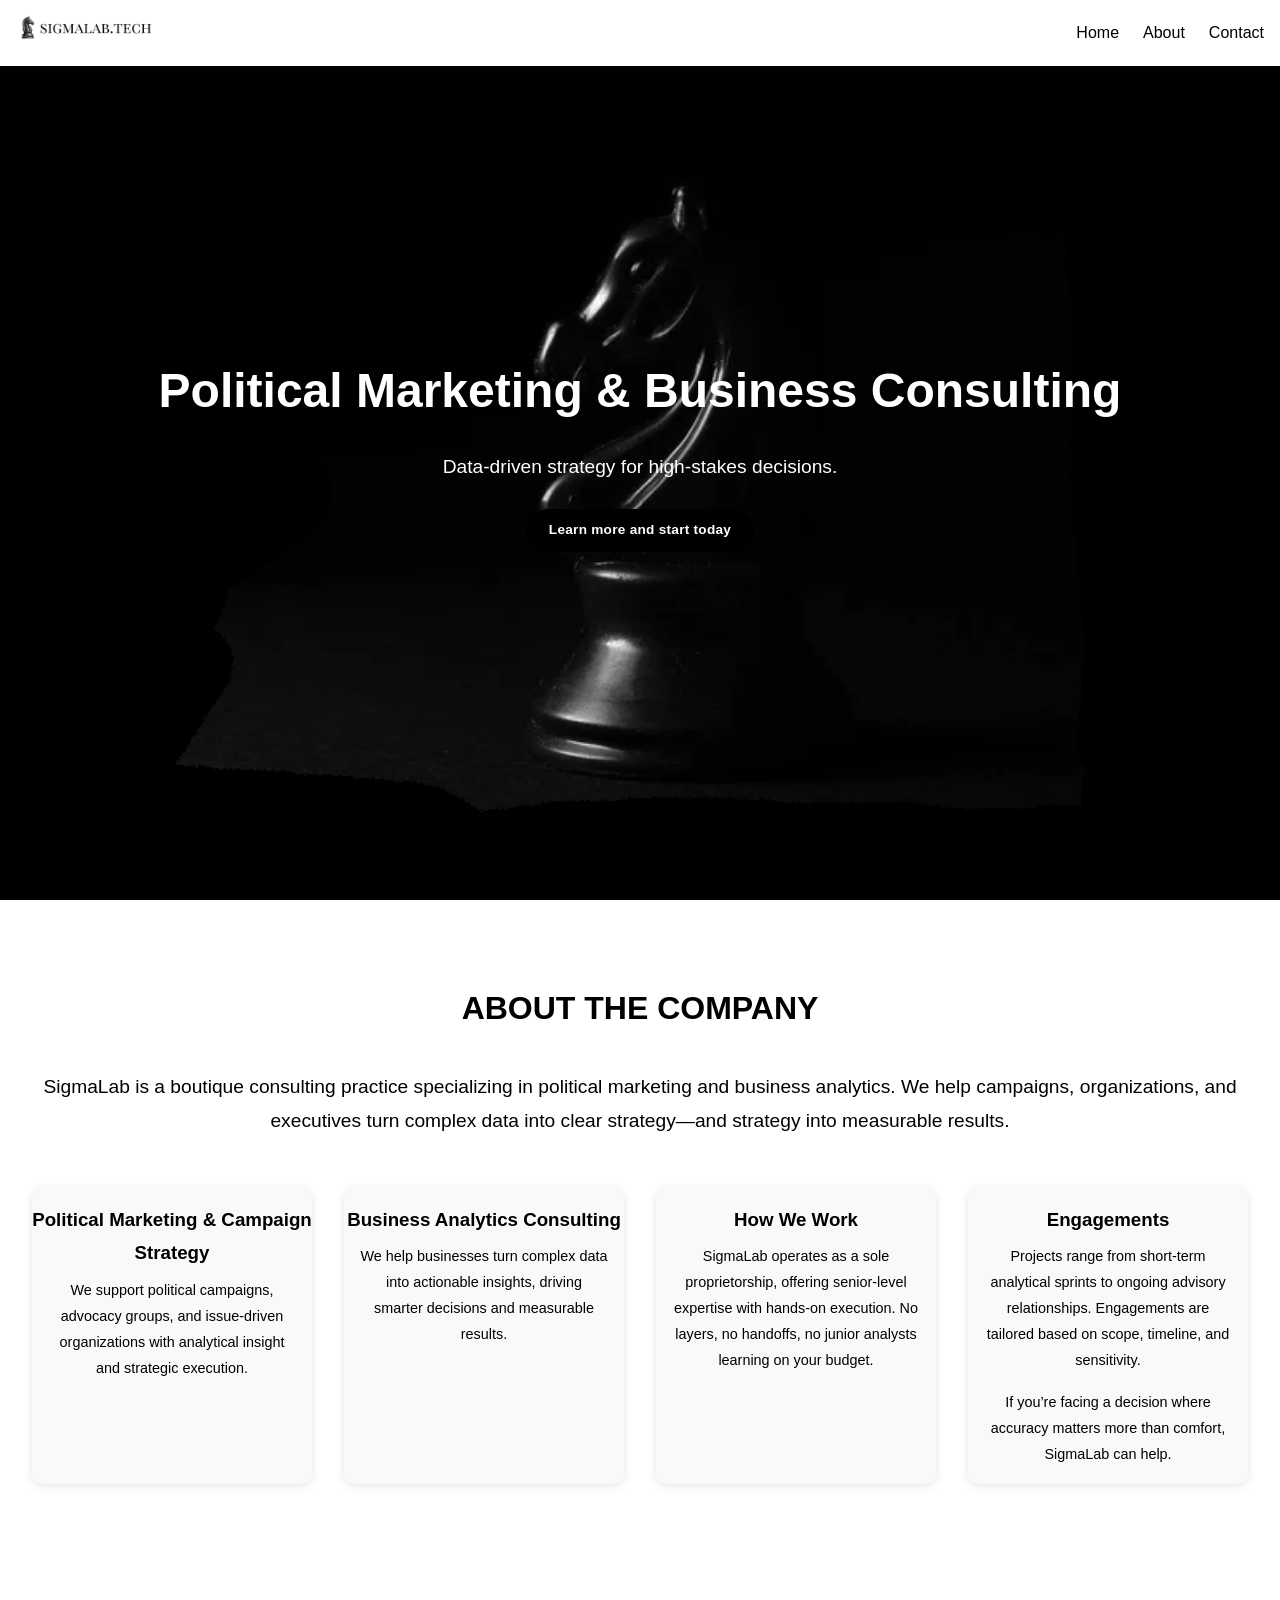
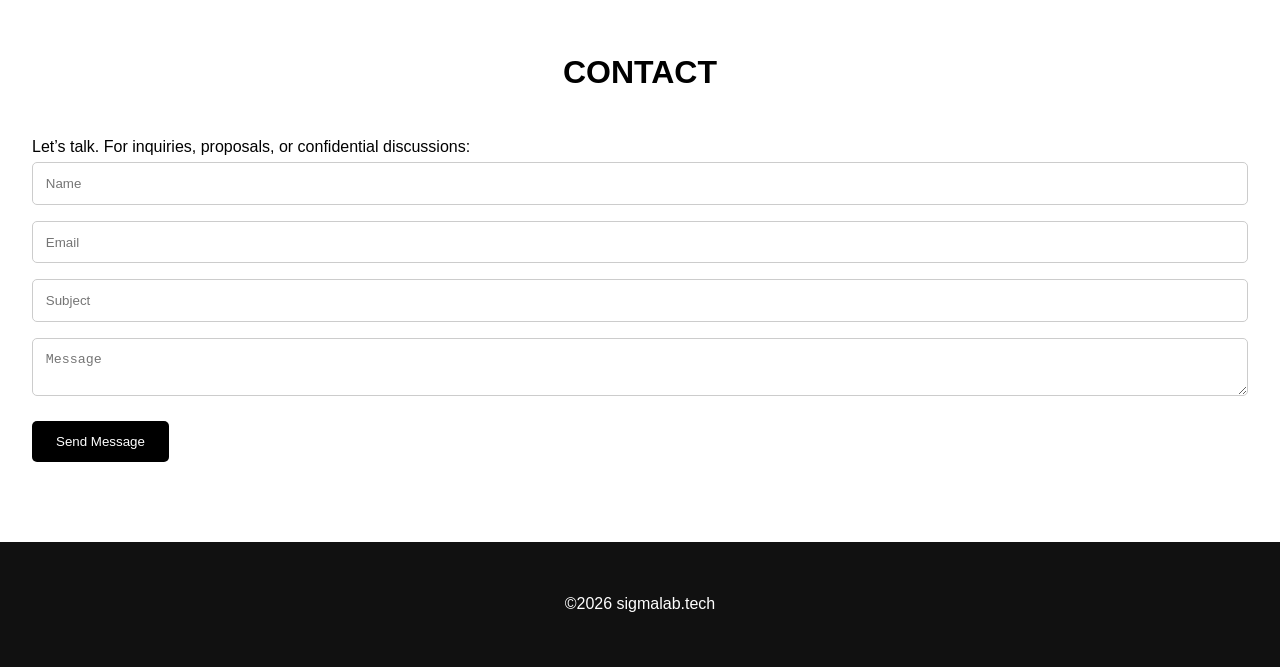
<file: index.html>
<!DOCTYPE html>
<html lang="en">
<head>
<meta charset="UTF-8">
<meta name="viewport" content="width=device-width, initial-scale=1.0">
<meta name="description" content="SigmaLab is a boutique consulting practice specializing in political marketing and business analytics for campaigns and executives facing high-stakes decisions.">
<link rel="icon" href="images/favicon.ico">
<link rel="canonical" href="https://sigmalab.tech/">
<meta property="og:title" content="SigmaLab | Political Marketing & Business Analytics Consulting">
<meta property="og:description" content="Boutique consulting for campaigns and executives facing high-stakes decisions.">
<meta property="og:type" content="website">
<meta property="og:image" content="images/social-share.jpg">
<meta property="og:url" content="https://sigmalab.tech/">
<meta name="twitter:card" content="summary_large_image">
<meta name="twitter:title" content="SigmaLab | Political Marketing & Business Analytics Consulting">
<meta name="twitter:description" content="Boutique consulting for campaigns and executives facing high-stakes decisions.">
<meta name="twitter:image" content="images/social-share.jpg">

<link rel="icon" type="image/png" sizes="16x16" href="images/favicon-16x16.png">
<link rel="icon" type="image/png" sizes="32x32" href="images/favicon-32x32.png">
<link rel="icon" type="image/png" sizes="48x48" href="images/favicon-48x48.png">

<title>SigmaLab | Political Marketing & Business Analytics Consulting</title>

<style>
/* ==========================
   Reset & Fonts
========================== */
* {
  box-sizing: border-box;
  margin: 0;
  padding: 0;
}

body {
  font-family: 'Raleway', sans-serif;
  line-height: 1.8;
  min-height: 100vh;
}

html {
  scroll-behavior: smooth;
}

/* ==========================
   Navbar
========================== */
.navbar {
  position: fixed;
  top: 0;
  width: 100%;
  background: white;
  box-shadow: 0 2px 5px rgba(0,0,0,0.1);
  z-index: 999;
  display: flex;
  justify-content: space-between;
  align-items: center;
  padding: 0.5rem 1rem;
}

.navbar .logo {
  height: 40px;
  width: auto;
  cursor: pointer;
}

.navbar .nav-links {
  display: flex;
  gap: 1.5rem;
}

.navbar .nav-links a {
  position: relative;
  text-decoration: none;
  color: black;
  padding: 0.25rem 0;
  font-weight: 500;
}

.navbar .nav-links a::after {
  content: "";
  position: absolute;
  left: 0;
  bottom: -2px;
  width: 0;
  height: 2px;
  background: black;
  transition: width 0.25s ease;
}

.navbar .nav-links a:hover::after {
  width: 100%;
}

.navbar .hamburger {
  display: none;
  font-size: 1.5rem;
  cursor: pointer;
}

/* ==========================
   Hero Section
========================== */
.hero {
  background-image: url('images/startup.jpeg');
  background-position: center;
  background-size: cover;
  background-repeat: no-repeat;
  height: 100vh;
  display: flex;
  flex-direction: column;
  justify-content: center;
  color: white;
  padding: 0 2rem;
  text-align: center;
}

.hero h1 {
  font-size: 3rem;
  margin-bottom: 1rem;
}

.hero p {
  font-size: 1.2rem;
  margin-bottom: 1.5rem;
}

.hero .btn {
  display: inline-flex;
  margin: 0 auto;
  display: inline-flex;        /* NOT block */
  width: fit-content;          /* critical */
  max-width: max-content;      /* extra safety */
  white-space: nowrap;         /* prevents wrapping */

  padding: 0.6rem 1.4rem;
  font-size: 0.85rem;
  font-weight: 600;
  letter-spacing: 0.02em;

  background-color: #000;
  color: #fff;
  text-decoration: none;

  border-radius: 999px;
  border: none;
  cursor: pointer;

  transition:
    background-color 0.25s ease,
    color 0.25s ease,
    transform 0.2s ease;
}

.hero .btn:hover,
.hero .btn:focus {
  background-color: #fff;
  color: #000;
  transform: translateY(-1px);

}
/* ==========================
   Sections
========================== */
section {
  padding: 5rem 2rem;
}

h2 {
  text-align: center;
  margin-bottom: 2rem;
  font-size: 2rem;
}

p.center {
  text-align: center;
  font-size: 1.2rem;
  margin-bottom: 3rem;
}

/* ==========================
   Grid System
========================== */
.grid {
  display: flex;
  flex-wrap: wrap;
  gap: 2rem;
  justify-content: center;
}

.grid-item {
  flex: 1 1 250px;
  max-width: 300px;
  background: #f9f9f9;
  border-radius: 10px;
  overflow: hidden;
  text-align: center;
  box-shadow: 0 2px 8px rgba(0,0,0,0.1);
  transition: 0.3s;
}

.grid-item:hover {
  transform: translateY(-5px);
}

.grid-item img {
  width: 100%;
  display: block;
  cursor: pointer;
}

.grid-item h3 {
  margin: 1rem 0 0.5rem;
}

.grid-item p {
  padding: 0 1rem 1rem;
  font-size: 0.9rem;
}

/* ==========================
   Skills Bars
========================== */
.skill-bar {
  margin-bottom: 1rem;
}

.skill-bar span {
  display: block;
  font-weight: bold;
}

.skill-bar .bar-bg {
  width: 100%;
  background: #ddd;
  border-radius: 20px;
  overflow: hidden;
}

.skill-bar .bar-fill {
  height: 20px;
  width: 0;
  background: #333;
  border-radius: 20px;
  text-align: right;
  line-height: 20px;
  color: white;
  padding-right: 5px;
  transition: width 1s ease-in-out;
}


/* ==========================
   Contact Form
========================== */
form input, form textarea {
  width: 100%;
  padding: 0.8rem;
  margin-bottom: 1rem;
  border: 1px solid #ccc;
  border-radius: 5px;
}

form button {
  padding: 0.8rem 1.5rem;
  border: none;
  background: black;
  color: white;
  cursor: pointer;
  border-radius: 5px;
}

/* ==========================
   Footer
========================== */
footer {
  background: #111;
  color: white;
  text-align: center;
  padding: 3rem 1rem;
}

footer a {
  color: white;
  text-decoration: none;
  margin-top: 1rem;
  display: inline-block;
}

/* ==========================
   Modal
========================== */
.modal {
  display: none;
  position: fixed;
  z-index: 1000;
  padding-top: 60px;
  left: 0;
  top: 0;
  width: 100%;
  height: 100%;
  overflow: auto;
  background-color: rgba(0,0,0,0.9);
}

.modal-content {
  margin: auto;
  display: block;
  max-width: 90%;
}

.modal-caption {
  margin: auto;
  display: block;
  width: 80%;
  text-align: center;
  color: white;
  padding: 10px 0;
}

/* ==========================
   Responsive
========================== */
@media (max-width: 768px) {
  .navbar .nav-links {
    display: none;
    flex-direction: column;
    gap: 0;
    background: white;
    width: 100%;
    position: absolute;
    top: 60px;
    left: 0;
    padding: 1rem 0;
    border-top: 1px solid #ddd;
  }

  .navbar .nav-links.show {
    display: flex;
  }

  .navbar .hamburger {
    display: block;
  }

  .hero h1 {
    font-size: 2rem;
  }
}
</style>
</head>
<body>

<!-- Navbar -->
<nav class="navbar">

<a href="#home">
    <img src="images/sigmalab.png" alt="SigmaLab Logo" class="logo">
  </a>

  <div class="nav-links" id="navLinks">
    <a href="#home">Home</a>
    <a href="#about">About</a>
    <a href="#contact">Contact</a>
  </div>
  <div class="hamburger" id="hamburger">&#9776;</div>
</nav>

<!-- Hero -->
<section class="hero" id="home">
  <h1>Political Marketing & Business Consulting</h1>
  <p>Data-driven strategy for high-stakes decisions.</p>
  <a href="#about" class="btn">Learn more and start today</a>
</section>

<section id="about">
  <h2>ABOUT THE COMPANY</h2>
  <p class="center">SigmaLab is a boutique consulting practice specializing in political marketing and business analytics. We help campaigns, organizations, and executives turn complex data into clear strategy—and strategy into measurable results.</p>
  <div class="grid">
    <div class="grid-item">
      <h3>Political Marketing & Campaign Strategy</h3>
      <p>We support political campaigns, advocacy groups, and issue-driven organizations with analytical insight and strategic execution.</p>
    </div>
    <div class="grid-item">
      <h3>Business Analytics Consulting</h3>
      <p>We help businesses turn complex data into actionable insights, driving smarter decisions and measurable results.</p>
    </div>
    <div class="grid-item">
      <h3>How We Work</h3>
      <p>SigmaLab operates as a sole proprietorship, offering senior-level expertise with hands-on execution. No layers, no handoffs, no junior analysts learning on your budget.</p>
    </div>
    <div class="grid-item">
      <h3>Engagements</h3>
      <p>Projects range from short-term analytical sprints to ongoing advisory relationships. Engagements are tailored based on scope, timeline, and sensitivity.</p>
      <p>If you’re facing a decision where accuracy matters more than comfort, SigmaLab can help.</p>
    </div>
  </div>
</section>


<!-- Modal -->
<div id="modal" class="modal">
  <span id="modalClose" style="position:absolute;top:20px;right:35px;font-size:40px;color:white;cursor:pointer;">&times;</span>
  <img class="modal-content" id="modalImg">
  <div class="modal-caption" id="modalCaption"></div>
</div>

<!-- Contact Section -->
<section id="contact">
  <h2>CONTACT</h2>
  <p>Let’s talk.
For inquiries, proposals, or confidential discussions:</p>
  <form action="https://formspree.io/f/xeojyyeb" method="POST">
    <input type="text" name="Name" placeholder="Name" required>
    <input type="text" name="Email" placeholder="Email" required>
    <input type="text" name="Subject" placeholder="Subject" required>
    <textarea name="Message" placeholder="Message" required></textarea>
    <button type="submit">Send Message</button>
  </form>

</section>

<!-- Footer -->
<footer>
  <p>&copy;2026 sigmalab.tech</p>
</footer>

<script>
// Hamburger toggle
const hamburger = document.getElementById('hamburger');
const navLinks = document.getElementById('navLinks');
hamburger.addEventListener('click', () => {
  navLinks.classList.toggle('show');
});
document.querySelectorAll('.nav-links a').forEach(link => {
  link.addEventListener('click', () => {
    navLinks.classList.remove('show');
  });
});
// Modal for images
const modal = document.getElementById('modal');
const modalImg = document.getElementById('modalImg');
const modalCaption = document.getElementById('modalCaption');

document.querySelectorAll('.grid-item img').forEach(img => {
  img.addEventListener('click', () => {
    modal.style.display = 'block';
    modalImg.src = img.src;
    modalCaption.textContent = img.alt;
  });
});

document.getElementById('modalClose').onclick = () => {
  modal.style.display = 'none';
};
</script>
</body>
</html>
</file>
